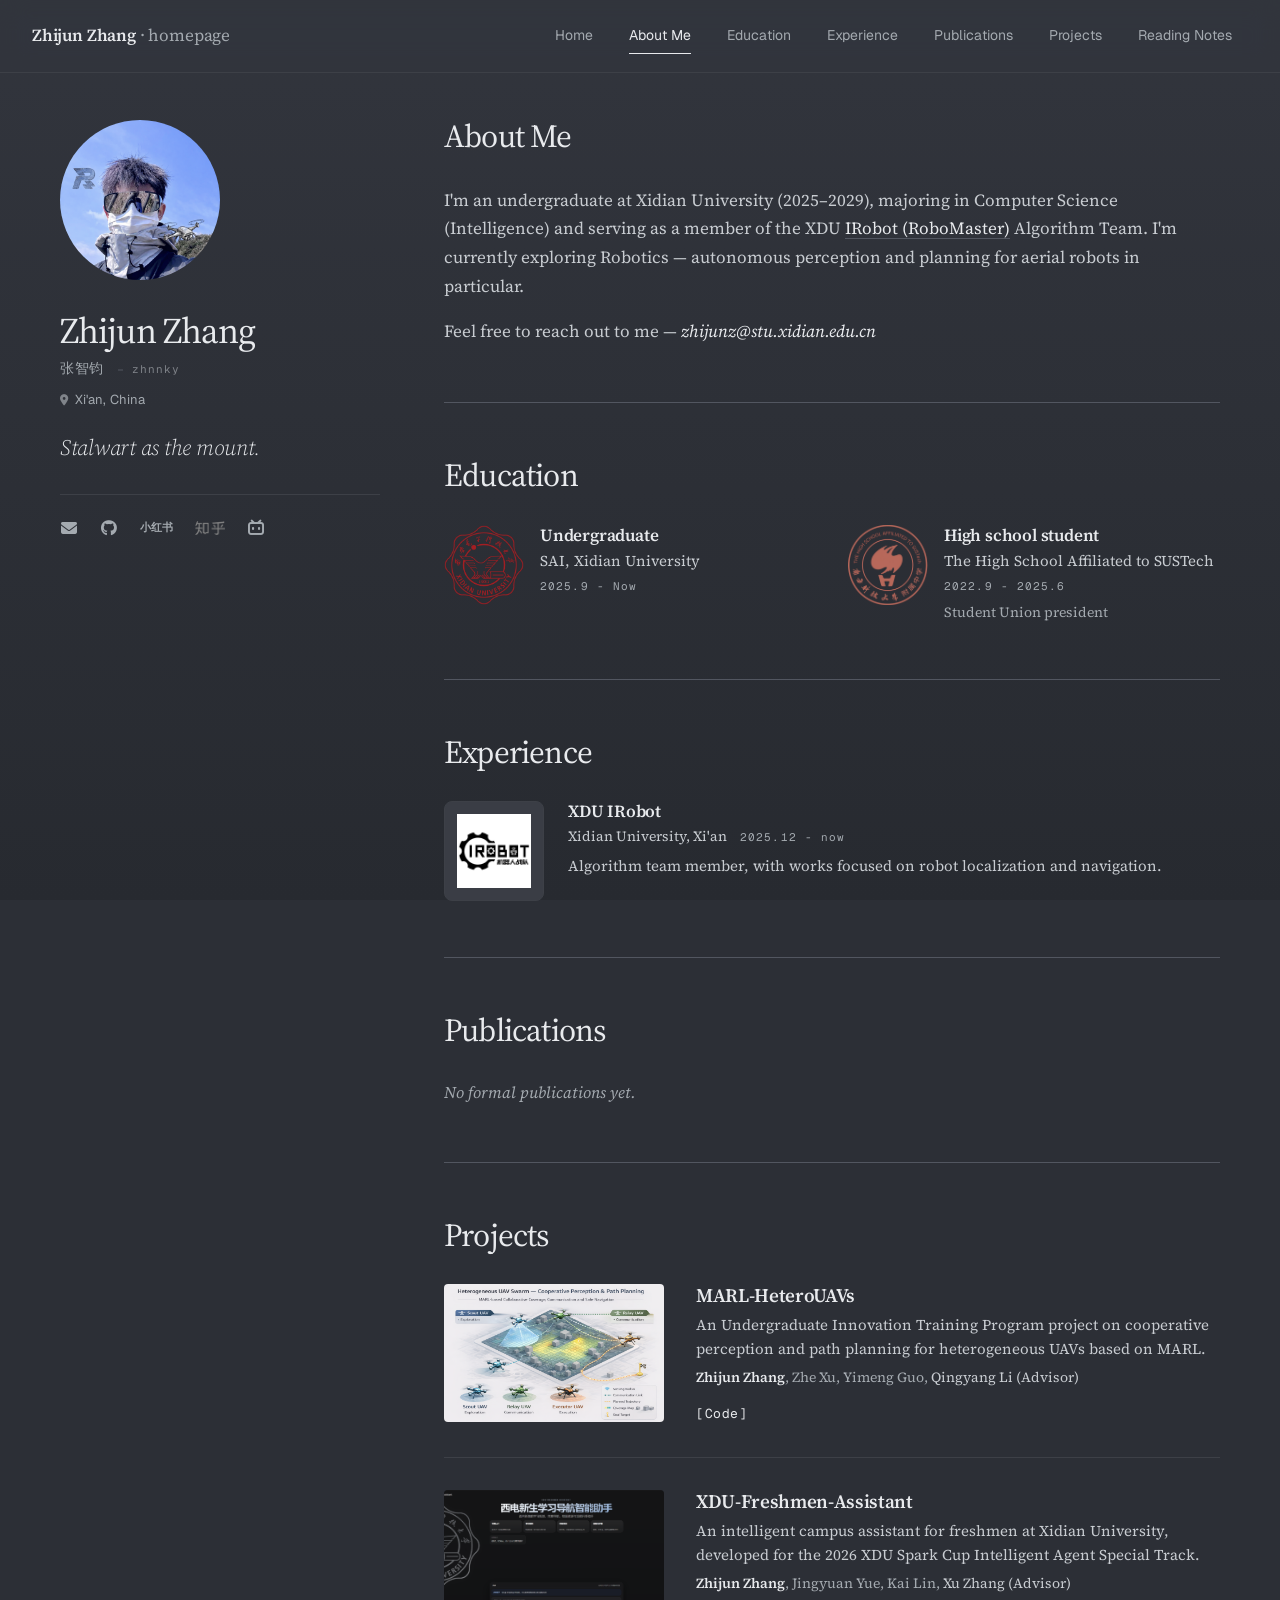
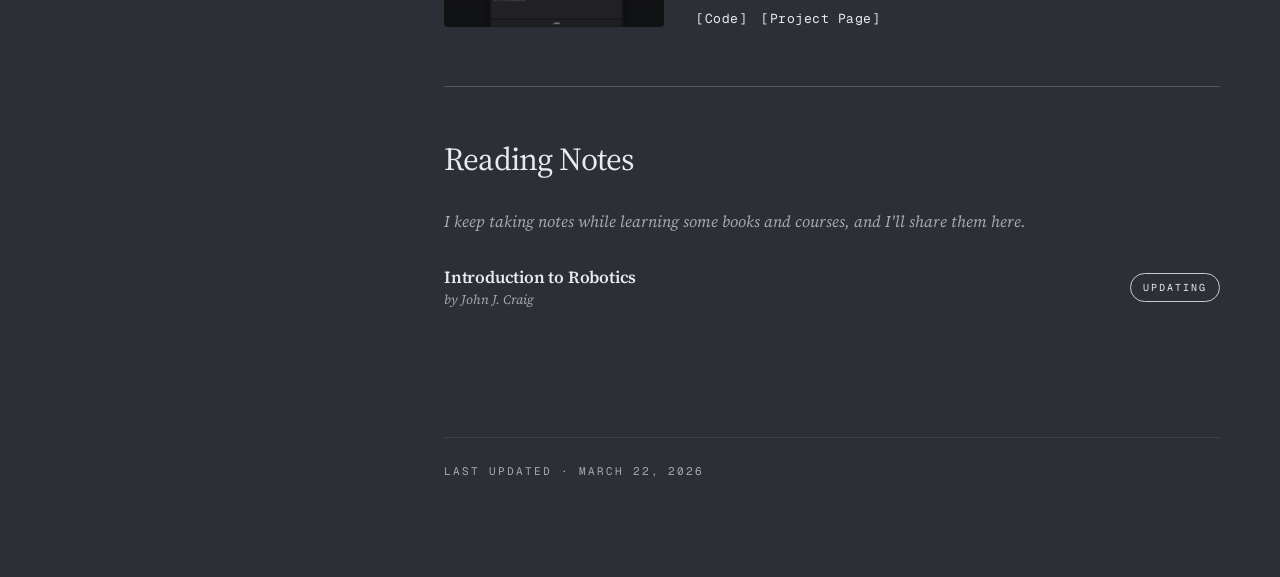
<file: index.html>
<!doctype html>
<html lang="zh-CN">
  <head>
    <meta charset="UTF-8" />
    <link
      rel="stylesheet"
      href="https://cdnjs.cloudflare.com/ajax/libs/font-awesome/6.4.0/css/all.min.css"
    />
    <link rel="preconnect" href="https://fonts.googleapis.com" />
    <link rel="preconnect" href="https://fonts.gstatic.com" crossorigin />
    <link
      rel="stylesheet"
      href="https://fonts.googleapis.com/css2?family=Geist:wght@400;500&family=Geist+Mono:wght@400;500&family=Source+Serif+4:ital,opsz,wght@0,8..60,300;0,8..60,400;0,8..60,500;0,8..60,600;1,8..60,400&display=swap"
    />
    <link rel="icon" href="images/page.jpg" type="image/jpeg" />
    <link rel="shortcut icon" href="images/page.jpg" type="image/jpeg" />
    <link rel="apple-touch-icon" href="images/page.jpg" />
    <meta name="viewport" content="width=device-width, initial-scale=1.0" />
    <title>Zhijun Zhang — Homepage</title>
    <link rel="stylesheet" href="assets/css/style.css" />
  </head>
  <body>
    <div class="loader" id="loader">
      <div class="loader-content">
        <div class="loader-spinner"></div>
        <p class="loader-text">Loading</p>
      </div>
    </div>

    <nav class="top-nav">
      <div class="top-nav-inner">
        <a href="#" class="top-nav-mark">
          Zhijun&nbsp;Zhang <em>· homepage</em>
        </a>
        <div class="top-nav-links">
          <a href="#" class="top-nav-link">Home</a>
          <a href="#about" class="top-nav-link">About Me</a>
          <a href="#education" class="top-nav-link">Education</a>
          <a href="#experience" class="top-nav-link">Experience</a>
          <a href="#publications" class="top-nav-link">Publications</a>
          <a href="#projects" class="top-nav-link">Projects</a>
          <a href="#reading-notes" class="top-nav-link">Reading Notes</a>
        </div>
      </div>
    </nav>

    <div class="container">
      <aside class="sidebar">
        <div class="profile-card">
          <div class="profile-photo-wrap">
            <img src="images/avatar.png" alt="Kyrie Zhang" class="avatar" />
          </div>

          <div class="profile-summary">
            <h1 class="name">Zhijun Zhang</h1>

            <div class="profile-name-row">
              <span class="chinese-name">&#24352;&#26234;&#38055;</span>
              <span class="nickname">zhnnky</span>
            </div>

            <div class="profile-location">
              <i class="fas fa-location-dot" aria-hidden="true"></i>
              <span>Xi'an, China</span>
            </div>

            <p class="profile-motto">Stalwart as the mount.</p>
          </div>
        </div>

        <div class="contact-section">
          <div class="contact-links">
            <a
              href="mailto:zhijunz@stu.xidian.edu.cn"
              aria-label="Email"
              title="Email"
            >
              <i class="fas fa-envelope"></i>
            </a>
            <a
              href="https://github.com/KyrieZhang329"
              target="_blank"
              rel="noopener noreferrer"
              aria-label="Github"
              title="Github"
            >
              <i class="fab fa-github"></i>
            </a>
            <a
              href="https://www.xiaohongshu.com/user/profile/6472c9bb000000000f005657"
              target="_blank"
              rel="noopener noreferrer"
              aria-label="Rednote"
              title="Rednote"
            >
              <span class="contact-wordmark">小红书</span>
            </a>
            <a
              href="https://www.zhihu.com/people/hao-yue-leng-qian-shan-19"
              target="_blank"
              rel="noopener noreferrer"
              aria-label="Zhihu"
              title="Zhihu"
            >
              <img src="images/zhihu-logo.png" alt="Zhihu" />
            </a>
            <a
              href="https://space.bilibili.com/1254025264/upload/opus"
              target="_blank"
              rel="noopener noreferrer"
              aria-label="Bilibili"
              title="Bilibili"
            >
              <i class="fa-brands fa-bilibili"></i>
            </a>
          </div>
        </div>
      </aside>

      <div class="main-content-wrapper">
        <main class="main-content">
          <section class="section" id="about">
            <h2 class="section-title" data-num="01">About Me</h2>
            <div class="about-content">
              <p>
                I'm an undergraduate at Xidian University (2025–2029),
                majoring in Computer Science (Intelligence) and serving as a
                member of the XDU
                <a
                  href="https://space.bilibili.com/436391821?spm_id_from=333.1387.follow.user_card.click"
                  target="_blank"
                  rel="noopener noreferrer"
                  >IRobot (RoboMaster)</a
                >
                Algorithm Team. I'm currently exploring Robotics —
                autonomous perception and planning for
                aerial robots in particular.
              </p>
              <p>
                Feel free to reach out to me —
                <em>zhijunz@stu.xidian.edu.cn</em>
              </p>
            </div>
          </section>

          <section class="section" id="education">
            <h2 class="section-title" data-num="02">Education</h2>

            <div class="education-list">
              <div class="education-item">
                <img
                  src="images/xdu-logo.png"
                  alt="XDU Logo"
                  class="education-logo"
                />
                <div class="education-content">
                  <h3 class="education-title">Undergraduate</h3>
                  <div class="education-org">
                    <a
                      href="https://sai.xidian.edu.cn/"
                      target="_blank"
                      rel="noopener noreferrer"
                      >SAI, Xidian University</a
                    >
                  </div>
                  <span class="education-date">2025.9 - Now</span>
                </div>
              </div>

              <div class="education-item">
                <img
                  src="images/hsas-logo.png"
                  alt="HSAS Logo"
                  class="education-logo"
                />
                <div class="education-content">
                  <h3 class="education-title">High school student</h3>
                  <div class="education-org">
                    <a
                      href="https://www.hsas.edu.cn/#/"
                      target="_blank"
                      rel="noopener noreferrer"
                      >The High School Affiliated to SUSTech</a
                    >
                  </div>
                  <span class="education-date">2022.9 - 2025.6</span>
                  <div class="education-desc">Student Union president</div>
                </div>
              </div>
            </div>
          </section>

          <section class="section" id="experience">
            <h2 class="section-title" data-num="03">Experience</h2>

            <div class="experience-list">
              <div class="experience-item">
                <div class="experience-badge" aria-hidden="true">
                  <img
                    src="images/IRobot.jpg"
                    alt=""
                    class="experience-logo"
                  />
                </div>
                <div class="experience-content">
                  <h3 class="experience-title">
                    <a
                      href="https://space.bilibili.com/436391821?spm_id_from=333.1387.follow.user_card.click"
                      target="_blank"
                      rel="noopener noreferrer"
                      >XDU IRobot</a
                    >
                  </h3>
                  <div class="experience-org">
                    Xidian University, Xi'an
                    <span class="experience-date">2025.12 - now</span>
                  </div>
                  <div class="experience-desc">
                    Algorithm team member, with works focused on robot
                    localization and navigation.
                  </div>
                </div>
              </div>
            </div>
          </section>

          <section class="section" id="publications">
            <h2 class="section-title" data-num="04">Publications</h2>
            <div class="publications-content">
              <p>No formal publications yet.</p>
            </div>
          </section>

          <section class="section" id="projects">
            <h2 class="section-title" data-num="05">Projects</h2>

            <div class="projects-list">
              <article class="project-item">
                <div class="project-demo">
                  <img src="images/MARL-HeteroUAVs.png" alt="MARL-HeteroUAVs" />
                </div>

                <div class="project-content">
                  <h3 class="project-title">MARL-HeteroUAVs</h3>
                  <p class="project-desc">
                    An Undergraduate Innovation Training Program project on
                    cooperative perception and path planning for heterogeneous
                    UAVs based on MARL.
                  </p>
                  <p class="project-members">
                    <strong>Zhijun Zhang</strong>, Zhe Xu, Yimeng Guo,
                    <a
                      href="https://faculty.xidian.edu.cn/LQY1/zh_CN/index.htm"
                      target="_blank"
                      rel="noopener noreferrer"
                      >Qingyang Li (Advisor)</a
                    >
                  </p>
                  <div class="project-links">
                    <a
                      href="https://github.com/KyrieZhang329/MARL-HeteroUAVs/tree/main"
                      target="_blank"
                      rel="noopener noreferrer"
                      >[Code]</a
                    >
                  </div>
                </div>
              </article>

              <article class="project-item">
                <div class="project-demo">
                  <img
                    src="images/XDU-Freshmen-Assistant.png"
                    alt="XDU-Freshmen-Assistant"
                  />
                </div>

                <div class="project-content">
                  <h3 class="project-title">XDU-Freshmen-Assistant</h3>
                  <p class="project-desc">
                    An intelligent campus assistant for freshmen at Xidian
                    University, developed for the 2026 XDU Spark Cup
                    Intelligent Agent Special Track.
                  </p>
                  <p class="project-members">
                    <strong>Zhijun Zhang</strong>, Jingyuan Yue, Kai Lin,
                    <a
                      href="https://faculty.xidian.edu.cn/ZHANGXU/zh_CN/index.htm"
                      target="_blank"
                      rel="noopener noreferrer"
                      >Xu Zhang (Advisor)</a
                    >
                  </p>
                  <div class="project-links">
                    <a
                      href="https://github.com/KyrieZhang329/XDU-FreshmenAssistant"
                      target="_blank"
                      rel="noopener noreferrer"
                      >[Code]</a
                    >
                    <a
                      href="./pages/xdu-freshmen-assistant/index.html"
                      target="_blank"
                      rel="noopener noreferrer"
                      >[Project Page]</a
                    >
                  </div>
                </div>
              </article>
            </div>
          </section>

          <section class="section" id="reading-notes">
            <h2 class="section-title" data-num="06">Reading Notes</h2>

            <div class="reading-notes-intro">
              <p>
                I keep taking notes while learning some books and courses, and
                I'll share them here.
              </p>
            </div>

            <ul class="reading-notes-list">
              <li class="reading-note-item">
                <span class="reading-note-num">№01</span>
                <div class="reading-note-main">
                  <span class="reading-note-title">
                    <a
                      href="https://github.com/KyrieZhang329/Reading-notes/tree/main/Introduction%20to%20Robotics"
                      target="_blank"
                      rel="noopener noreferrer"
                      >Introduction to Robotics</a
                    >
                  </span>
                  <span class="reading-note-meta">by John J. Craig</span>
                </div>
                <span class="reading-note-status is-updating">Updating</span>
              </li>
            </ul>
          </section>

          <div class="update-time">Last updated · March 22, 2026</div>
        </main>
      </div>
    </div>

    <button id="backToTop" aria-label="Back to top">↑</button>

    <script src="assets/js/main.js"></script>
  </body>
</html>
</file>
<file: assets/css/style.css>
:root {
  /* Quiet Editorial — meteor grey, dark mode */
  --paper: #2c2f36;
  --paper-top: #32353d;
  --paper-bottom: #272a30;
  --paper-soft: #3a3d45;
  --paper-deep: #1f2127;
  --ink: #e8eaed;
  --ink-soft: #c8ccd1;
  --muted: #a4aab0;
  --muted-soft: #80848a;
  --rule: #3d4047;
  --rule-strong: #525660;
  --accent: #c8ccd1;

  /* Typography */
  --font-display:
    "Source Serif 4", "Anthropic Serif", "Tiempos Text", Georgia,
    "Times New Roman", "Songti SC", "Noto Serif CJK SC",
    "Source Han Serif SC", serif;
  --font-body:
    "Source Serif 4", "Anthropic Serif", "Tiempos Text", Georgia,
    "Times New Roman", "Songti SC", "Noto Serif CJK SC",
    "Source Han Serif SC", serif;
  --font-ui:
    "Geist", "Söhne", -apple-system, BlinkMacSystemFont, "Segoe UI",
    "PingFang SC", "Hiragino Sans GB", "Microsoft YaHei", sans-serif;
  --font-mono:
    "Geist Mono", "JetBrains Mono", "SF Mono", Menlo, Monaco, Consolas,
    monospace;

  /* 8px grid spacing */
  --s1: 8px;
  --s2: 16px;
  --s3: 24px;
  --s4: 32px;
  --s5: 48px;
  --s6: 56px;
  --s7: 72px;
  --s8: 96px;

  /* Motion */
  --ease: cubic-bezier(0.16, 1, 0.3, 1);
}

* {
  margin: 0;
  padding: 0;
  box-sizing: border-box;
}

html {
  scroll-behavior: smooth;
}

body {
  font-family: var(--font-body);
  background-color: var(--paper);
  background-image: linear-gradient(
    180deg,
    var(--paper-top) 0%,
    var(--paper-bottom) 100%
  );
  background-attachment: fixed;
  color: var(--ink);
  line-height: 1.7;
  font-size: 16px;
  min-height: 100vh;
  -webkit-font-smoothing: antialiased;
  text-rendering: optimizeLegibility;
  font-feature-settings: "kern" 1, "liga" 1;
}

a {
  color: inherit;
  text-decoration: none;
}

::selection {
  background: var(--ink);
  color: var(--paper);
}

/* Loader */
.loader {
  position: fixed;
  inset: 0;
  display: flex;
  align-items: center;
  justify-content: center;
  background: var(--paper);
  z-index: 200;
  transition: opacity 240ms var(--ease), visibility 240ms var(--ease);
}

.loader.is-hidden {
  opacity: 0;
  visibility: hidden;
}

.loader-content {
  text-align: center;
}

.loader-spinner {
  width: 26px;
  height: 26px;
  margin: 0 auto;
  border-radius: 50%;
  border: 1px solid var(--rule);
  border-top-color: var(--ink);
  animation: spin 0.9s linear infinite;
}

.loader-text {
  margin-top: 14px;
  font-family: var(--font-mono);
  font-size: 11px;
  letter-spacing: 0.18em;
  text-transform: uppercase;
  color: var(--muted);
}

@keyframes spin {
  to {
    transform: rotate(360deg);
  }
}

/* Top navigation */
.top-nav {
  position: fixed;
  top: 0;
  left: 0;
  width: 100%;
  z-index: 100;
  background: rgba(50, 53, 61, 0.85);
  backdrop-filter: saturate(180%) blur(14px);
  -webkit-backdrop-filter: saturate(180%) blur(14px);
  border-bottom: 1px solid var(--rule);
}

.top-nav-inner {
  max-width: 1320px;
  margin: 0 auto;
  display: flex;
  align-items: center;
  justify-content: space-between;
  padding: 16px 32px;
  gap: 24px;
}

.top-nav-mark {
  font-family: var(--font-display);
  font-size: 17px;
  font-weight: 600;
  letter-spacing: -0.01em;
  color: var(--ink);
  white-space: nowrap;
  transition: color 200ms var(--ease);
}

.top-nav-mark em {
  font-style: normal;
  font-weight: 400;
  color: var(--muted);
}

.top-nav-mark:hover {
  color: var(--ink);
}

.top-nav-links {
  display: flex;
  align-items: center;
  gap: 4px;
  overflow-x: auto;
  scrollbar-width: none;
  -ms-overflow-style: none;
}

.top-nav-links::-webkit-scrollbar {
  display: none;
}

.top-nav-link {
  position: relative;
  font-family: var(--font-ui);
  font-size: 14px;
  font-weight: 400;
  color: var(--muted);
  padding: 8px 16px;
  white-space: nowrap;
  transition: color 200ms var(--ease);
}

.top-nav-link::after {
  content: "";
  position: absolute;
  left: 16px;
  right: 16px;
  bottom: 2px;
  height: 1px;
  background: var(--ink);
  transform: scaleX(0);
  transform-origin: left;
  transition: transform 280ms var(--ease);
}

.top-nav-link:hover {
  color: var(--ink);
}

.top-nav-link:hover::after,
.top-nav-link.active::after {
  transform: scaleX(1);
}

.top-nav-link.active {
  color: var(--ink);
}

/* Layout */
.container {
  max-width: 1240px;
  margin: 0 auto;
  padding: 120px 40px 96px;
  display: grid;
  grid-template-columns: minmax(260px, 320px) minmax(0, 1fr);
  gap: 64px;
  align-items: start;
}

.sidebar {
  position: sticky;
  top: 104px;
  display: flex;
  flex-direction: column;
  gap: var(--s4);
}

.main-content-wrapper {
  min-width: 0;
}

.main-content {
  display: flex;
  flex-direction: column;
}

/* Profile */
.profile-card {
  display: flex;
  flex-direction: column;
  gap: var(--s4);
  align-items: flex-start;
  text-align: left;
}

.profile-photo-wrap {
  width: 160px;
}

.avatar {
  width: 100%;
  aspect-ratio: 1 / 1;
  object-fit: cover;
  border-radius: 50%;
  display: block;
  border: 0;
  box-shadow: none;
  filter: grayscale(0.05);
}

.profile-summary {
  display: flex;
  flex-direction: column;
  gap: 10px;
  width: 100%;
}

.name {
  font-family: var(--font-display);
  font-size: 36px;
  font-weight: 400;
  line-height: 1.04;
  letter-spacing: -0.025em;
  color: var(--ink);
  text-align: left;
}

.profile-name-row {
  display: flex;
  align-items: baseline;
  margin-top: 0;
  line-height: 1.4;
}

.chinese-name {
  font-family: var(--font-body);
  font-size: 14px;
  letter-spacing: 0.04em;
  color: var(--muted);
  font-weight: 400;
}

.nickname {
  position: relative;
  margin-left: 14px;
  padding-left: 14px;
  font-family: var(--font-mono);
  font-size: 11px;
  font-weight: 400;
  letter-spacing: 0.1em;
  color: var(--muted-soft);
  text-transform: lowercase;
}

.nickname::before {
  content: "";
  position: absolute;
  left: 0;
  top: 50%;
  width: 5px;
  height: 1px;
  background: var(--rule-strong);
  transform: translateY(-50%);
}

.profile-location {
  display: inline-flex;
  align-items: center;
  gap: 7px;
  font-family: var(--font-ui);
  font-size: 13px;
  color: var(--muted);
  letter-spacing: 0.005em;
}

.profile-location i {
  font-size: 11px;
  color: var(--muted-soft);
}

.profile-motto {
  margin-top: 12px;
  padding: 0;
  background: none;
  border: 0;
  font-family: var(--font-display);
  font-style: italic;
  font-weight: 300;
  font-size: 22px;
  line-height: 1.3;
  letter-spacing: -0.012em;
  color: var(--ink);
  text-align: left;
}

.profile-divider {
  display: none;
}

/* Contact */
.contact-section {
  padding-top: var(--s3);
  border-top: 1px solid var(--rule);
  width: 100%;
}

.contact-title {
  display: none;
}

.contact-links {
  list-style: none;
  display: flex;
  flex-wrap: wrap;
  align-items: center;
  gap: 22px;
  margin: 0;
  padding: 0;
}

.contact-links a {
  display: inline-flex;
  align-items: center;
  justify-content: center;
  width: auto;
  min-width: 18px;
  height: 18px;
  padding: 0;
  background: none;
  border: 0;
  border-radius: 0;
  color: var(--muted);
  font-size: 16px;
  transition: color 200ms var(--ease);
}

.contact-links a:hover {
  color: var(--ink);
  opacity: 1;
}

.contact-links a i {
  width: auto;
  height: auto;
  margin: 0;
  color: currentColor;
  font-size: 16px;
  opacity: 1;
  filter: none;
}

.contact-links a img {
  width: auto;
  height: 14px;
  max-width: 40px;
  margin: 0;
  filter: invert(0.7) grayscale(1);
  opacity: 1;
  transition: filter 200ms var(--ease);
}

.contact-links a:hover img {
  filter: invert(1) grayscale(1);
}

.contact-wordmark {
  font-family: var(--font-ui);
  font-size: 11px;
  font-weight: 600;
  letter-spacing: 0;
  line-height: 1;
  color: currentColor;
  white-space: nowrap;
  transform: none;
}

.nav-bar,
.nav-bar a {
  display: none !important;
}

/* Sections — flat, hairline divided */
.section {
  padding: var(--s6) 0;
  border-top: 1px solid var(--rule-strong);
  scroll-margin-top: 96px;
  background: none;
  border-radius: 0;
  box-shadow: none;
}

.section:first-of-type {
  border-top: 0;
  padding-top: 0;
}

.section-title {
  display: flex;
  align-items: baseline;
  gap: 22px;
  margin-bottom: var(--s4);
  font-family: var(--font-display);
  font-size: 32px;
  font-weight: 400;
  line-height: 1.05;
  letter-spacing: -0.025em;
  color: var(--ink);
  border: 0;
  padding: 0;
}

.section-title::before {
  display: none;
}

.section-title::after {
  display: none;
}

/* About */
.about-content {
  font-family: var(--font-body);
  font-size: 17px;
  line-height: 1.7;
  color: var(--ink-soft);
  max-width: 760px;
  background: none;
  border: 0;
  padding: 0;
  border-radius: 0;
}

.about-content p + p {
  margin-top: var(--s2);
}

.about-content em {
  font-style: italic;
  color: var(--ink);
}

.about-content a {
  color: var(--ink);
  text-decoration: underline;
  text-decoration-thickness: 1px;
  text-decoration-color: var(--rule-strong);
  text-underline-offset: 4px;
  transition:
    color 200ms var(--ease),
    text-decoration-color 200ms var(--ease);
}

.about-content a:hover {
  color: var(--ink);
  text-decoration-color: var(--ink);
}

/* Inline link underline animation (outside .about-content) */
.education-org a,
.experience-title a,
.experience-org a,
.experience-desc a,
.project-members a,
.reading-note-title a {
  position: relative;
  background-image: linear-gradient(currentColor, currentColor);
  background-repeat: no-repeat;
  background-position: 0 100%;
  background-size: 0 1px;
  padding-bottom: 1px;
  transition:
    background-size 280ms var(--ease),
    color 200ms var(--ease);
}

.education-org a:hover,
.experience-title a:hover,
.experience-org a:hover,
.experience-desc a:hover,
.project-members a:hover,
.reading-note-title a:hover {
  background-size: 100% 1px;
  color: var(--ink);
}

/* Education — flat, no card */
.education-list {
  display: grid;
  grid-template-columns: repeat(2, minmax(0, 1fr));
  gap: var(--s4) var(--s4);
}

.education-item {
  display: flex;
  gap: var(--s2);
  align-items: flex-start;
  background: none;
  padding: 0;
  border: 0;
  border-radius: 0;
}

.education-logo {
  width: 80px;
  height: 80px;
  border-radius: 8px;
  object-fit: cover;
  flex-shrink: 0;
  display: block;
  align-self: flex-start;
  filter: grayscale(0.1);
}

.education-content {
  flex: 1;
  min-width: 0;
  display: flex;
  flex-direction: column;
  gap: 4px;
}

.education-title {
  font-family: var(--font-display);
  font-size: 17px;
  font-weight: 600;
  line-height: 1.25;
  letter-spacing: -0.012em;
  color: var(--ink);
}

.education-org {
  font-family: var(--font-body);
  font-size: 15px;
  line-height: 1.4;
  color: var(--ink-soft);
  font-weight: 400;
}

.education-org a {
  color: var(--ink-soft);
}

.education-date {
  display: block;
  margin-top: 6px;
  font-family: var(--font-mono);
  font-size: 11px;
  letter-spacing: 0.1em;
  color: var(--muted);
  line-height: 1;
}

.education-desc {
  margin-top: 6px;
  font-family: var(--font-body);
  font-size: 14px;
  line-height: 1.5;
  color: var(--muted);
}

/* Experience — flat */
.experience-list {
  display: flex;
  flex-direction: column;
  gap: var(--s4);
}

.experience-item {
  display: flex;
  align-items: flex-start;
  gap: var(--s3);
  background: none;
  padding: 0;
  border: 0;
  border-radius: 0;
}

.experience-badge {
  width: 100px;
  height: 100px;
  flex-shrink: 0;
  display: flex;
  align-items: center;
  justify-content: center;
  padding: 12px;
  border: 1px solid var(--rule);
  border-radius: 8px;
  background: var(--paper-soft);
  box-shadow: none;
}

.experience-logo {
  width: 100%;
  max-width: 80px;
  height: auto;
  display: block;
  object-fit: contain;
}

.experience-content {
  flex: 1;
  min-width: 0;
  display: flex;
  flex-direction: column;
  gap: 4px;
}

.experience-title {
  font-family: var(--font-display);
  font-size: 17px;
  font-weight: 600;
  line-height: 1.25;
  letter-spacing: -0.012em;
  color: var(--ink);
}

.experience-title a {
  color: var(--ink);
  border-bottom: 0;
}

.experience-org {
  font-family: var(--font-body);
  font-size: 14px;
  line-height: 1.4;
  color: var(--ink-soft);
  font-weight: 400;
}

.experience-org .experience-date {
  display: inline;
  margin-left: 10px;
  font-family: var(--font-mono);
  font-size: 11px;
  letter-spacing: 0.1em;
  color: var(--muted);
}

.experience-desc {
  margin-top: 4px;
  font-family: var(--font-body);
  font-size: 15px;
  line-height: 1.6;
  color: var(--ink-soft);
}

/* Publications */
.publications-content {
  font-family: var(--font-body);
  font-size: 16px;
  line-height: 1.6;
  color: var(--muted);
  font-style: italic;
  padding: 0;
}

/* Projects — hairline divided list */
.projects-list {
  display: flex;
  flex-direction: column;
  gap: 0;
  min-height: 0;
}

.project-item {
  display: grid;
  grid-template-columns: 220px minmax(0, 1fr);
  gap: var(--s4);
  align-items: start;
  background: none;
  padding: var(--s4) 0;
  border: 0;
  border-bottom: 1px solid var(--rule);
  border-radius: 0;
}

.project-item:first-child {
  padding-top: 0;
}

.project-item:last-child {
  padding-bottom: 0;
  border-bottom: 0;
}

.project-demo {
  width: 100%;
  aspect-ratio: 16 / 10;
  overflow: hidden;
  border-radius: 4px;
  background: var(--paper-deep);
  border: 0;
}

.project-demo img {
  width: 100%;
  height: 100%;
  object-fit: cover;
  display: block;
  filter: grayscale(0.06);
  transition:
    filter 400ms var(--ease),
    transform 700ms var(--ease);
}

.project-item:hover .project-demo img {
  filter: grayscale(0);
  transform: scale(1.025);
}

.project-content {
  min-width: 0;
  display: flex;
  flex-direction: column;
  gap: 6px;
}

.project-title {
  font-family: var(--font-display);
  font-size: 19px;
  font-weight: 600;
  line-height: 1.2;
  letter-spacing: -0.018em;
  color: var(--ink);
}

.project-desc {
  font-family: var(--font-body);
  font-size: 15px;
  line-height: 1.6;
  color: var(--ink-soft);
}

.project-members,
.project-advisor {
  font-family: var(--font-body);
  font-size: 14px;
  line-height: 1.55;
  color: var(--muted);
}

.project-members strong {
  color: var(--ink);
  font-weight: 600;
}

.project-members a {
  color: var(--ink-soft);
}

.project-links {
  display: flex;
  flex-wrap: wrap;
  gap: 14px;
  margin-top: 8px;
  font-family: var(--font-mono);
  font-size: 13px;
  letter-spacing: 0.04em;
}

.project-links a {
  color: var(--ink);
  border-bottom: 0;
  transition: color 200ms var(--ease);
}

.project-links a:hover {
  color: var(--muted);
  border-bottom: 0;
}

/* Reading notes — hairline divided list */
.reading-notes-intro {
  margin-bottom: var(--s4);
  padding: 0;
  display: block;
}

.reading-notes-intro p {
  margin: 0;
  max-width: none;
  font-family: var(--font-body);
  font-size: 16px;
  line-height: 1.6;
  font-style: italic;
  color: var(--muted);
}

.reading-notes-list {
  list-style: none;
  display: flex;
  flex-direction: column;
  gap: 0;
  padding: 0;
  margin: 0;
}

.reading-note-item {
  display: grid;
  grid-template-columns: minmax(0, 1fr) auto;
  align-items: center;
  gap: var(--s3);
  padding: var(--s3) 0;
  border-bottom: 1px solid var(--rule);
  background: none;
  border-radius: 0;
}

.reading-note-item:first-child {
  padding-top: 0;
}

.reading-note-item:last-child {
  padding-bottom: 0;
  border-bottom: 0;
}

.reading-note-item::before {
  display: none;
}

.reading-note-num {
  display: none;
}

.reading-note-main {
  min-width: 0;
  display: flex;
  flex-direction: column;
  gap: 3px;
}

.reading-note-title {
  display: block;
  margin: 0;
  font-family: var(--font-display);
  font-size: 17px;
  font-weight: 600;
  line-height: 1.25;
  letter-spacing: -0.012em;
  color: var(--ink);
}

.reading-note-title a {
  color: var(--ink);
}

.reading-note-meta {
  display: block;
  margin: 0;
  font-family: var(--font-body);
  font-size: 13px;
  font-style: italic;
  line-height: 1.4;
  color: var(--muted);
}

.reading-note-status {
  font-family: var(--font-mono);
  font-size: 10px;
  font-weight: 400;
  letter-spacing: 0.2em;
  text-transform: uppercase;
  color: var(--muted);
  background: none;
  padding: 5px 12px;
  border: 1px solid var(--rule-strong);
  border-radius: 999px;
  min-width: 0;
  white-space: nowrap;
}

.reading-note-status.is-updating {
  color: var(--ink);
  border-color: var(--ink-soft);
}

.reading-note-status.is-completed {
  color: var(--muted);
  border-color: var(--rule-strong);
}

/* Update time */
.update-time {
  margin-top: var(--s7);
  padding-top: var(--s3);
  border-top: 1px solid var(--rule);
  font-family: var(--font-mono);
  font-size: 11px;
  letter-spacing: 0.18em;
  text-transform: uppercase;
  color: var(--muted);
  text-align: left;
}

.update-time p {
  margin: 0;
}

/* Back to top */
#backToTop {
  position: fixed;
  bottom: 24px;
  right: 24px;
  z-index: 99;
  width: 36px;
  height: 36px;
  padding: 0;
  border: 1px solid var(--rule-strong) !important;
  background: var(--paper-soft) !important;
  color: var(--ink) !important;
  cursor: pointer;
  font-family: var(--font-ui);
  font-size: 15px;
  font-weight: 400;
  display: none;
  align-items: center;
  justify-content: center;
  border-radius: 0 !important;
  box-shadow: none !important;
  outline: none;
  transition:
    background 200ms var(--ease),
    color 200ms var(--ease),
    transform 200ms var(--ease),
    border-color 200ms var(--ease);
}

#backToTop.is-visible {
  display: inline-flex;
}

#backToTop:hover {
  background: var(--ink) !important;
  color: var(--paper) !important;
  border-color: var(--ink) !important;
  transform: translateY(-1px);
  box-shadow: none !important;
}

.section:target {
  box-shadow: none;
}

/* Entrance animation */
@keyframes editorial-rise {
  from {
    opacity: 0;
    transform: translateY(8px);
  }
  to {
    opacity: 1;
    transform: none;
  }
}

.sidebar > *,
.section,
.update-time {
  animation: editorial-rise 600ms var(--ease) both;
}

.sidebar > *:nth-child(1) {
  animation-delay: 0ms;
}
.sidebar > *:nth-child(2) {
  animation-delay: 80ms;
}

.section:nth-of-type(1) {
  animation-delay: 0ms;
}
.section:nth-of-type(2) {
  animation-delay: 60ms;
}
.section:nth-of-type(3) {
  animation-delay: 120ms;
}
.section:nth-of-type(4) {
  animation-delay: 180ms;
}
.section:nth-of-type(5) {
  animation-delay: 240ms;
}
.section:nth-of-type(6) {
  animation-delay: 300ms;
}

.update-time {
  animation-delay: 360ms;
}

@media (prefers-reduced-motion: reduce) {
  .sidebar > *,
  .section,
  .update-time {
    animation: none;
  }
  html {
    scroll-behavior: auto;
  }
  .project-item:hover .project-demo img {
    transform: none;
  }
}

/* Responsive */
@media (max-width: 1080px) {
  .container {
    grid-template-columns: minmax(220px, 280px) minmax(0, 1fr);
    gap: 48px;
    padding: 110px 28px 72px;
  }

  .top-nav-inner {
    padding: 14px 24px;
  }

  .top-nav-link {
    padding: 7px 12px;
  }

  .education-list {
    grid-template-columns: 1fr;
    gap: var(--s3);
  }

  .name {
    font-size: 32px;
  }

  .section-title {
    font-size: 28px;
  }

  .profile-photo-wrap {
    width: 144px;
  }

  .profile-motto {
    font-size: 20px;
  }
}

@media (max-width: 880px) {
  .top-nav-inner {
    padding: 12px 20px;
    gap: 12px;
  }

  .top-nav-mark {
    display: none;
  }

  .top-nav-links {
    flex: 1;
    justify-content: flex-start;
  }

  .top-nav-link {
    font-size: 13px;
    padding: 6px 10px;
  }

  .container {
    display: flex;
    flex-direction: column;
    gap: var(--s5);
    padding: 84px 20px 56px;
  }

  .sidebar {
    position: static;
    top: auto;
    flex-direction: row;
    flex-wrap: wrap;
    align-items: flex-start;
    gap: var(--s4);
    width: 100%;
  }

  .profile-card {
    flex: 1 1 280px;
    min-width: 0;
  }

  .profile-photo-wrap {
    width: 132px;
  }

  .contact-section {
    flex: 0 0 auto;
    border-top: 0;
    padding-top: 0;
    align-self: flex-end;
    width: auto;
  }

  .section {
    padding: var(--s6) 0;
  }

  .section-title {
    font-size: 26px;
    margin-bottom: var(--s3);
    gap: 14px;
  }

  .name {
    font-size: 30px;
  }

  .project-item {
    grid-template-columns: 1fr;
    gap: var(--s2);
  }

  .project-demo {
    max-width: 320px;
  }
}

@media (max-width: 560px) {
  .name {
    font-size: 28px;
  }

  .section-title {
    font-size: 24px;
  }

  .about-content {
    font-size: 16px;
  }

  .profile-motto {
    font-size: 19px;
  }

  .reading-note-item {
    grid-template-columns: 1fr;
    gap: 6px;
    padding: var(--s2) 0;
  }

  .reading-note-num {
    display: none;
  }

  .reading-note-status {
    justify-self: start;
  }

  .top-nav-link {
    font-size: 12px;
    padding: 6px 10px;
  }

  .container {
    padding: 76px 18px 48px;
  }

  .sidebar {
    flex-direction: column;
    gap: var(--s3);
  }

  .contact-section {
    width: 100%;
    align-self: flex-start;
    border-top: 1px solid var(--rule);
    padding-top: var(--s3);
  }
}
</file>
